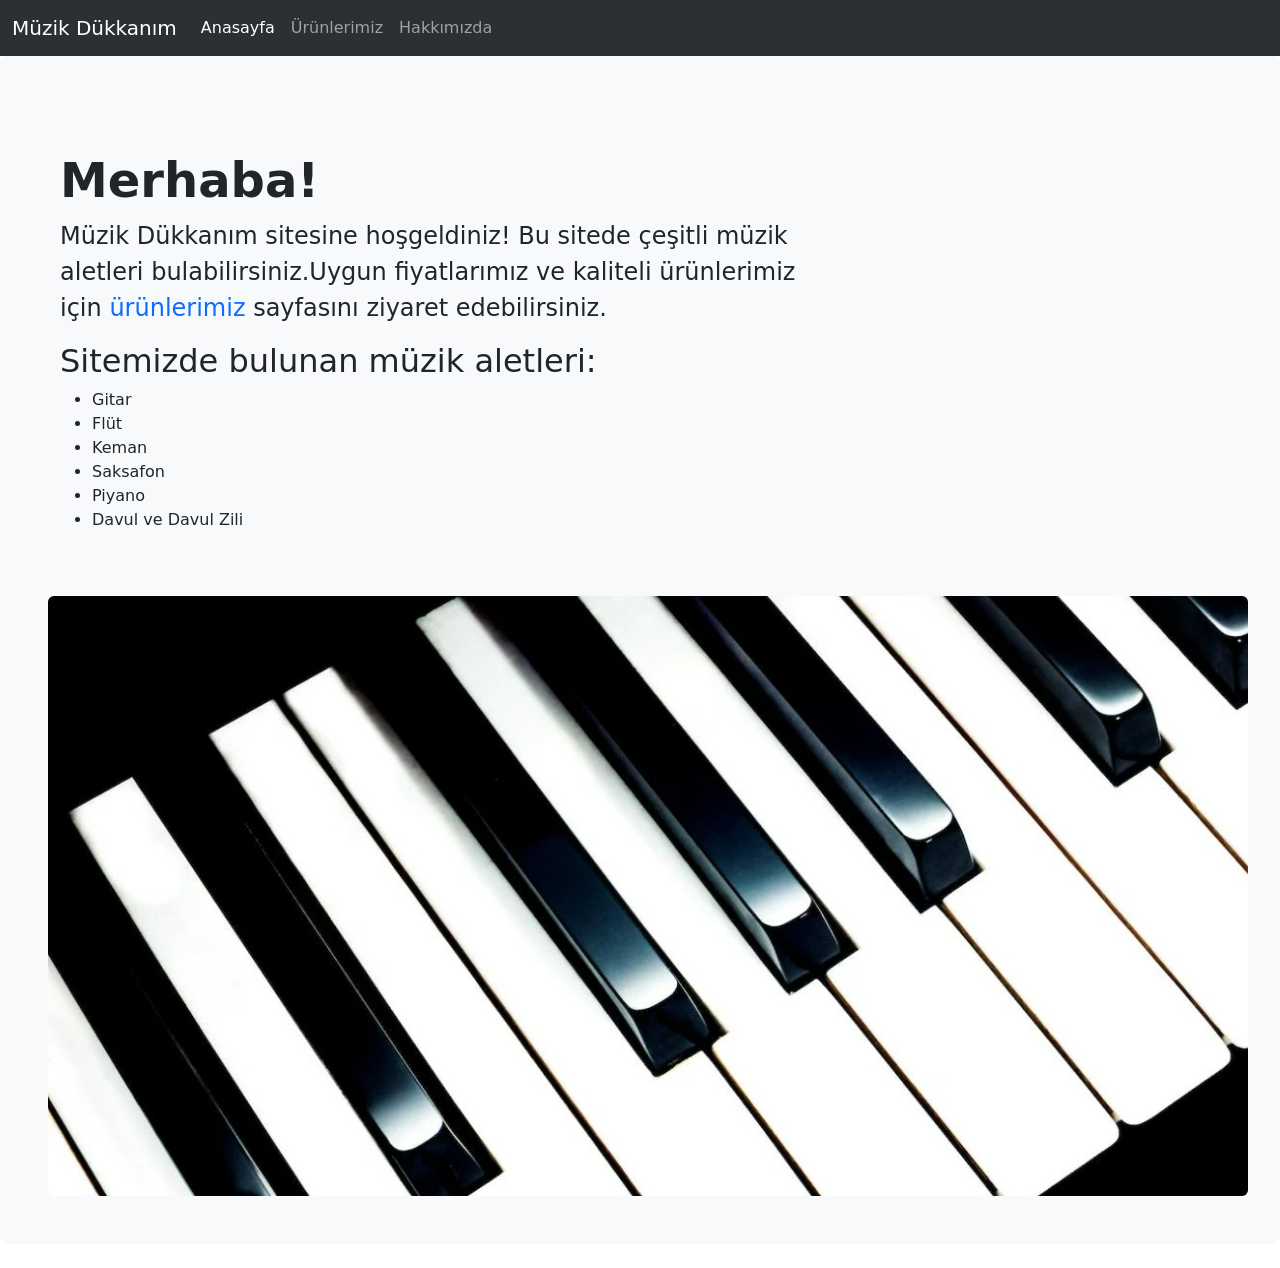
<file: index.html>
<!doctype html>
<html lang="tr">
  <head>
    <meta charset="utf-8">
    <meta name="viewport" content="width=device-width, initial-scale=1">
    <title>Müzik Dükkanım</title>
    <link href="https://cdn.jsdelivr.net/npm/bootstrap@5.3.0-alpha1/dist/css/bootstrap.min.css" rel="stylesheet" integrity="sha384-GLhlTQ8iRABdZLl6O3oVMWSktQOp6b7In1Zl3/Jr59b6EGGoI1aFkw7cmDA6j6gD" crossorigin="anonymous">
    <link rel="stylesheet" href="css/style.css">
  </head>
  <body>
    <!-- NAVBAR - START -->
    <nav class="navbar navbar-expand-lg bg-body-tertiary" data-bs-theme="dark">
        <div class="container-fluid">
          <a class="navbar-brand" href="index.html" target="_blank">Müzik Dükkanım</a>
          <button class="navbar-toggler" type="button" data-bs-toggle="collapse" data-bs-target="#navbarNavAltMarkup" aria-controls="navbarNavAltMarkup" aria-expanded="false" aria-label="Toggle navigation">
            <span class="navbar-toggler-icon"></span>
          </button>
          <div class="collapse navbar-collapse" id="navbarNavAltMarkup">
            <div class="navbar-nav">
              <a class="nav-link active" aria-current="page" href="anasayfa.html" target="_blank">Anasayfa</a>
              <a class="nav-link" href="ürünlerimiz.html" target="_blank">Ürünlerimiz</a>
              <a class="nav-link" href="hakkimizda.html" target="_blank">Hakkımızda</a>
            </div>
          </div>
        </div>
      </nav>
    <!-- NAVBAR - END -->

    <!-- JUMBOTRON - START -->
    <div class="p-5 mb-4 bg-light rounded-3">
        <div class="container-fluid py-5">
            <h1 class="display-5 fw-bold">Merhaba!</h1>
            <p class="col-md-8 fs-4">Müzik Dükkanım sitesine hoşgeldiniz! Bu sitede çeşitli müzik aletleri bulabilirsiniz.Uygun
            fiyatlarımız ve kaliteli ürünlerimiz için <a href="ürünlerimiz.html" class="text">ürünlerimiz</a> sayfasını ziyaret edebilirsiniz.
            </p>
            <h2>Sitemizde bulunan müzik aletleri:</h2>
            <ul>
                <li>Gitar</li>
                <li>Flüt</li>
                <li>Keman</li>
                <li>Saksafon</li>
                <li>Piyano</li>
                <li>Davul ve Davul Zili</li>
            </ul>
        </div>
        <div class="text-center">
          <img src="img/piyano-2.jpg" class="rounded" alt="..." width="1200" height="600">
        </div>
    </div>
    <!-- JUMBOTRON - END -->


    <script src="https://cdn.jsdelivr.net/npm/bootstrap@5.3.0-alpha1/dist/js/bootstrap.bundle.min.js" integrity="sha384-w76AqPfDkMBDXo30jS1Sgez6pr3x5MlQ1ZAGC+nuZB+EYdgRZgiwxhTBTkF7CXvN" crossorigin="anonymous"></script>
  </body>
</html>
</file>
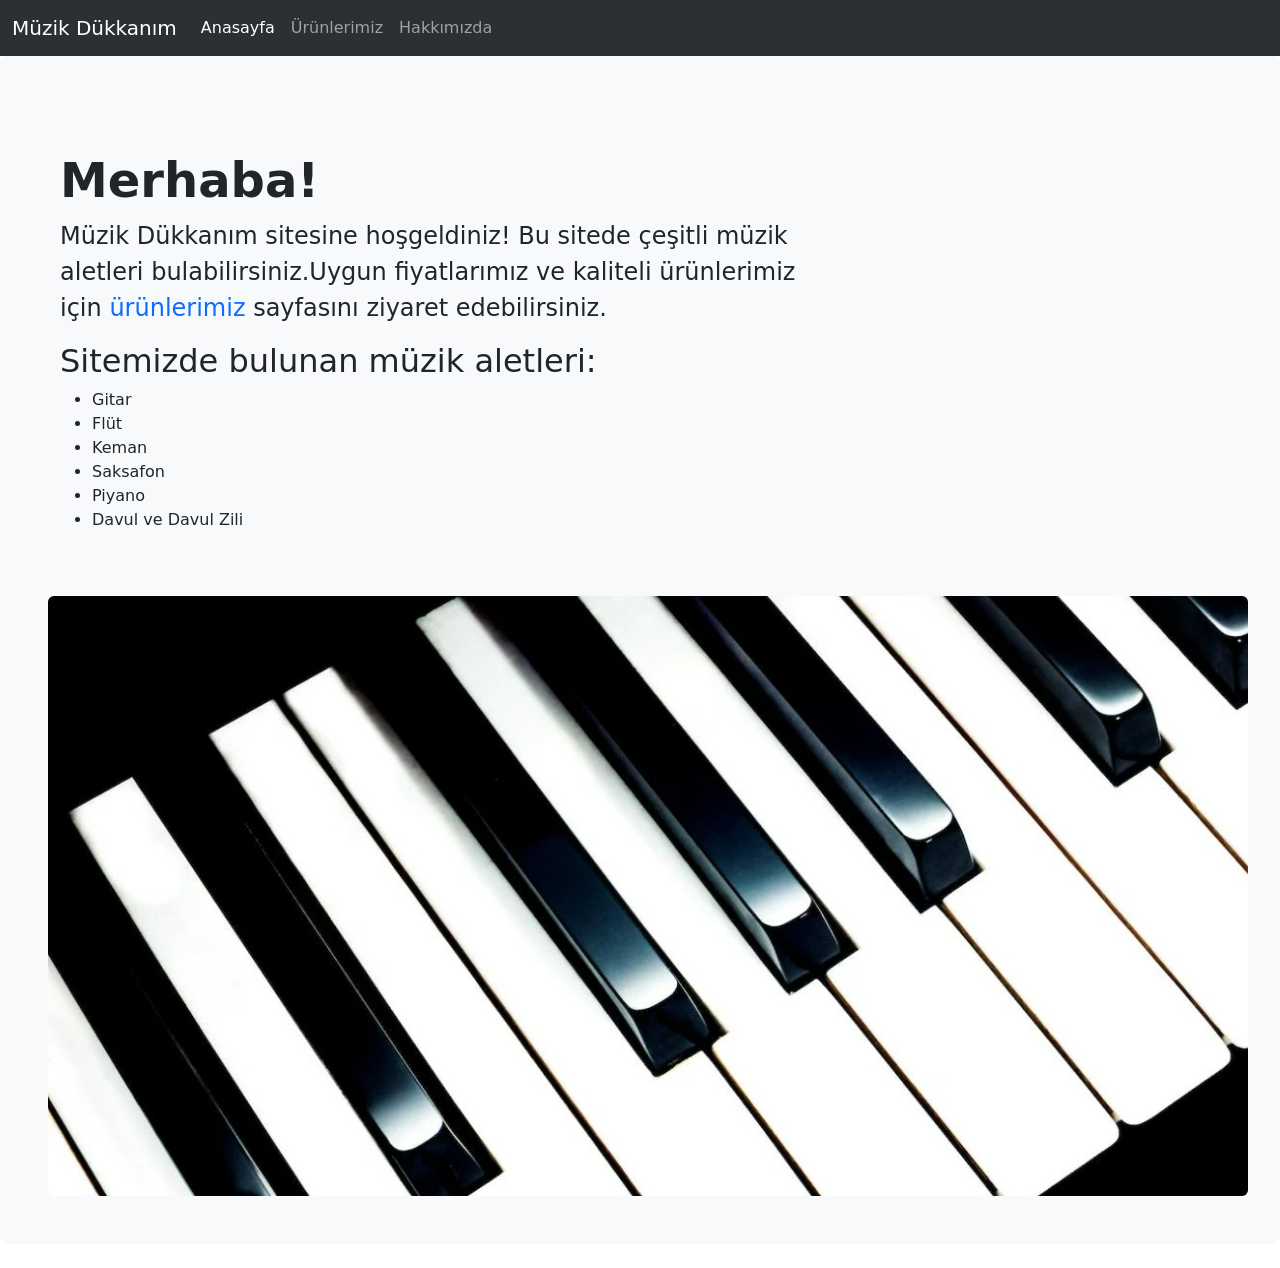
<file: anasayfa.html>
<!doctype html>
<html lang="tr">
  <head>
    <meta charset="utf-8">
    <meta name="viewport" content="width=device-width, initial-scale=1">
    <title>Anasayfa</title>
    <link href="https://cdn.jsdelivr.net/npm/bootstrap@5.3.0-alpha1/dist/css/bootstrap.min.css" rel="stylesheet" integrity="sha384-GLhlTQ8iRABdZLl6O3oVMWSktQOp6b7In1Zl3/Jr59b6EGGoI1aFkw7cmDA6j6gD" crossorigin="anonymous">
    <link rel="stylesheet" href="css/style.css">
  </head>
  <body>
    <!-- NAVBAR - START -->
    <nav class="navbar navbar-expand-lg bg-body-tertiary" data-bs-theme="dark">
        <div class="container-fluid">
          <a class="navbar-brand" href="index.html">Müzik Dükkanım</a>
          <button class="navbar-toggler" type="button" data-bs-toggle="collapse" data-bs-target="#navbarNavAltMarkup" aria-controls="navbarNavAltMarkup" aria-expanded="false" aria-label="Toggle navigation">
            <span class="navbar-toggler-icon"></span>
          </button>
          <div class="collapse navbar-collapse" id="navbarNavAltMarkup">
            <div class="navbar-nav">
              <a class="nav-link active" aria-current="page" href="anasayfa.html">Anasayfa</a>
              <a class="nav-link" href="ürünlerimiz.html">Ürünlerimiz</a>
              <a class="nav-link" href="hakkimizda.html">Hakkımızda</a>
            </div>
          </div>
        </div>
      </nav>
    <!-- NAVBAR - END -->

    <!-- JUMBOTRON - START -->
    <div class="p-5 mb-4 bg-light rounded-3">
        <div class="container-fluid py-5">
            <h1 class="display-5 fw-bold">Merhaba!</h1>
            <p class="col-md-8 fs-4">Müzik Dükkanım sitesine hoşgeldiniz! Bu sitede çeşitli müzik aletleri bulabilirsiniz.Uygun
            fiyatlarımız ve kaliteli ürünlerimiz için <a href="ürünlerimiz.html" class="text">ürünlerimiz</a> sayfasını ziyaret edebilirsiniz.
            </p>
            <h2>Sitemizde bulunan müzik aletleri:</h2>
            <ul>
              <li>Gitar</li>
              <li>Flüt</li>
              <li>Keman</li>
              <li>Saksafon</li>
              <li>Piyano</li>
              <li>Davul ve Davul Zili</li>
            </ul>
        </div>
        <div class="text-center">
          <img src="img/piyano-2.jpg" class="rounded" alt="..." width="1200" height="600">
        </div>
    </div>
    <!-- JUMBOTRON - END -->


    <script src="https://cdn.jsdelivr.net/npm/bootstrap@5.3.0-alpha1/dist/js/bootstrap.bundle.min.js" integrity="sha384-w76AqPfDkMBDXo30jS1Sgez6pr3x5MlQ1ZAGC+nuZB+EYdgRZgiwxhTBTkF7CXvN" crossorigin="anonymous"></script>
  </body>
</html>
</file>
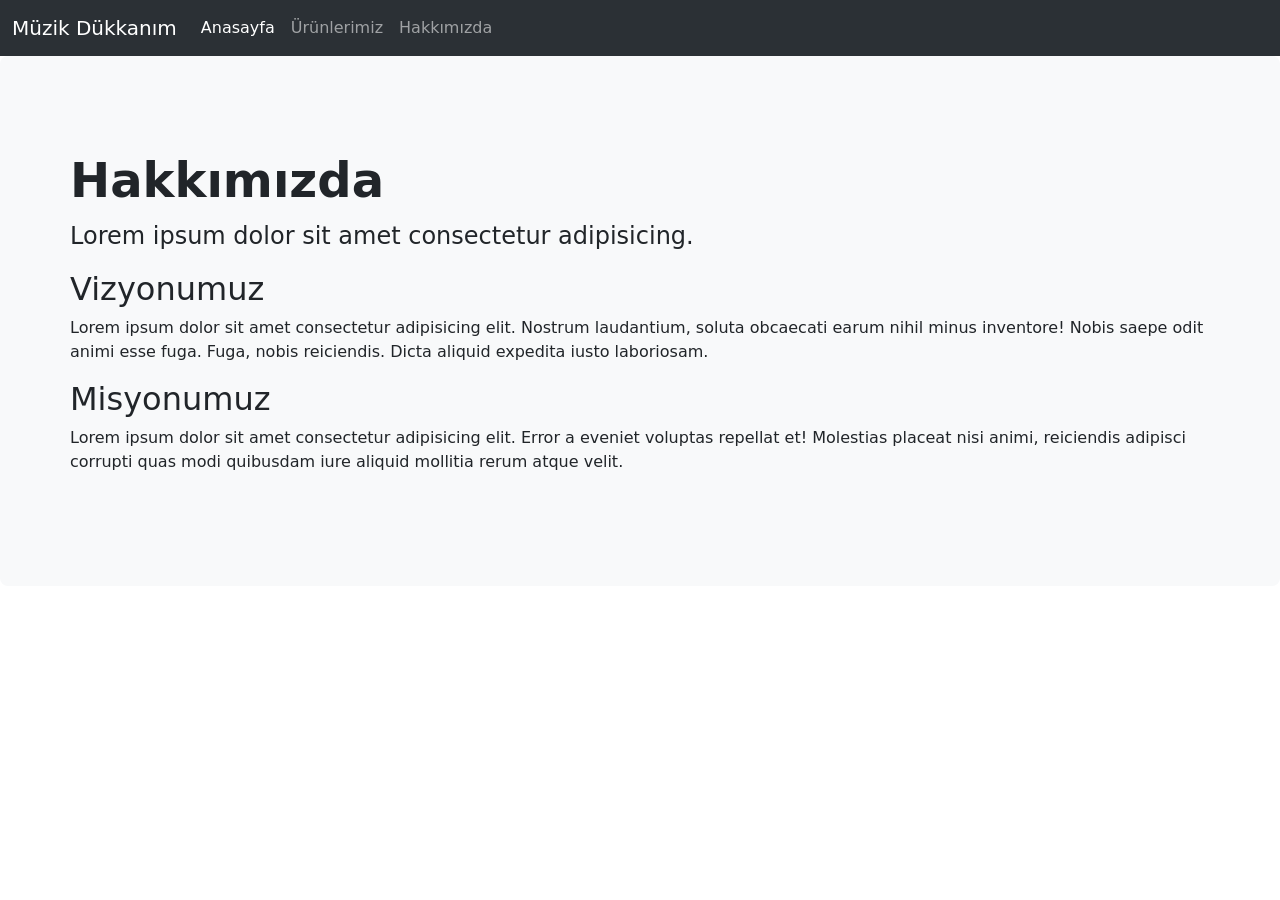
<file: hakkimizda.html>
<!doctype html>
<html lang="tr">
  <head>
    <meta charset="utf-8">
    <meta name="viewport" content="width=device-width, initial-scale=1">
    <title>Hakkımızda</title>
    <link href="https://cdn.jsdelivr.net/npm/bootstrap@5.3.0-alpha1/dist/css/bootstrap.min.css" rel="stylesheet" integrity="sha384-GLhlTQ8iRABdZLl6O3oVMWSktQOp6b7In1Zl3/Jr59b6EGGoI1aFkw7cmDA6j6gD" crossorigin="anonymous">
  </head>
  <body>
    <!-- NAVBAR - START -->
    <nav class="navbar navbar-expand-lg bg-body-tertiary" data-bs-theme="dark">
        <div class="container-fluid">
          <a class="navbar-brand" href="index.html">Müzik Dükkanım</a>
          <button class="navbar-toggler" type="button" data-bs-toggle="collapse" data-bs-target="#navbarNavAltMarkup" aria-controls="navbarNavAltMarkup" aria-expanded="false" aria-label="Toggle navigation">
            <span class="navbar-toggler-icon"></span>
          </button>
          <div class="collapse navbar-collapse" id="navbarNavAltMarkup">
            <div class="navbar-nav">
              <a class="nav-link active" aria-current="page" href="anasayfa.html">Anasayfa</a>
              <a class="nav-link" href="ürünlerimiz.html">Ürünlerimiz</a>
              <a class="nav-link" href="hakkimizda.html">Hakkımızda</a>
            </div>
          </div>
        </div>
      </nav>
    <!-- NAVBAR - END -->

    <!-- JUMBOTRON - START -->
    <div class="p-5 mb-4 bg-light rounded-3">
      <div class="container-fluid py-5">
        <div class="container card-body">
          <div class="">
              <div class="card-body">
                <h1 class="display-5 fw-bold">Hakkımızda</h1>
                <p class="col-md-8 fs-4">Lorem ipsum dolor sit amet consectetur adipisicing.</p> 
                <!-- ABOUTUS - START -->
                <h2>Vizyonumuz</h2>
                <p>Lorem ipsum dolor sit amet consectetur adipisicing elit. Nostrum laudantium, soluta obcaecati earum nihil minus inventore! Nobis saepe odit animi esse fuga. Fuga, nobis reiciendis. Dicta aliquid expedita iusto laboriosam.</p>
                <h2>Misyonumuz</h2>
                <p>Lorem ipsum dolor sit amet consectetur adipisicing elit. Error a eveniet voluptas repellat et! Molestias placeat nisi animi, reiciendis adipisci corrupti quas modi quibusdam iure aliquid mollitia rerum atque velit.</p>
                <!-- ABOUTUS - END -->
              </div>
            </div>
        </div> 
      </div>
  </div>
    <!-- JUMBOTRON - END -->
  
    <script src="https://cdn.jsdelivr.net/npm/bootstrap@5.3.0-alpha1/dist/js/bootstrap.bundle.min.js" integrity="sha384-w76AqPfDkMBDXo30jS1Sgez6pr3x5MlQ1ZAGC+nuZB+EYdgRZgiwxhTBTkF7CXvN" crossorigin="anonymous"></script>
  </body>
</html>
</file>
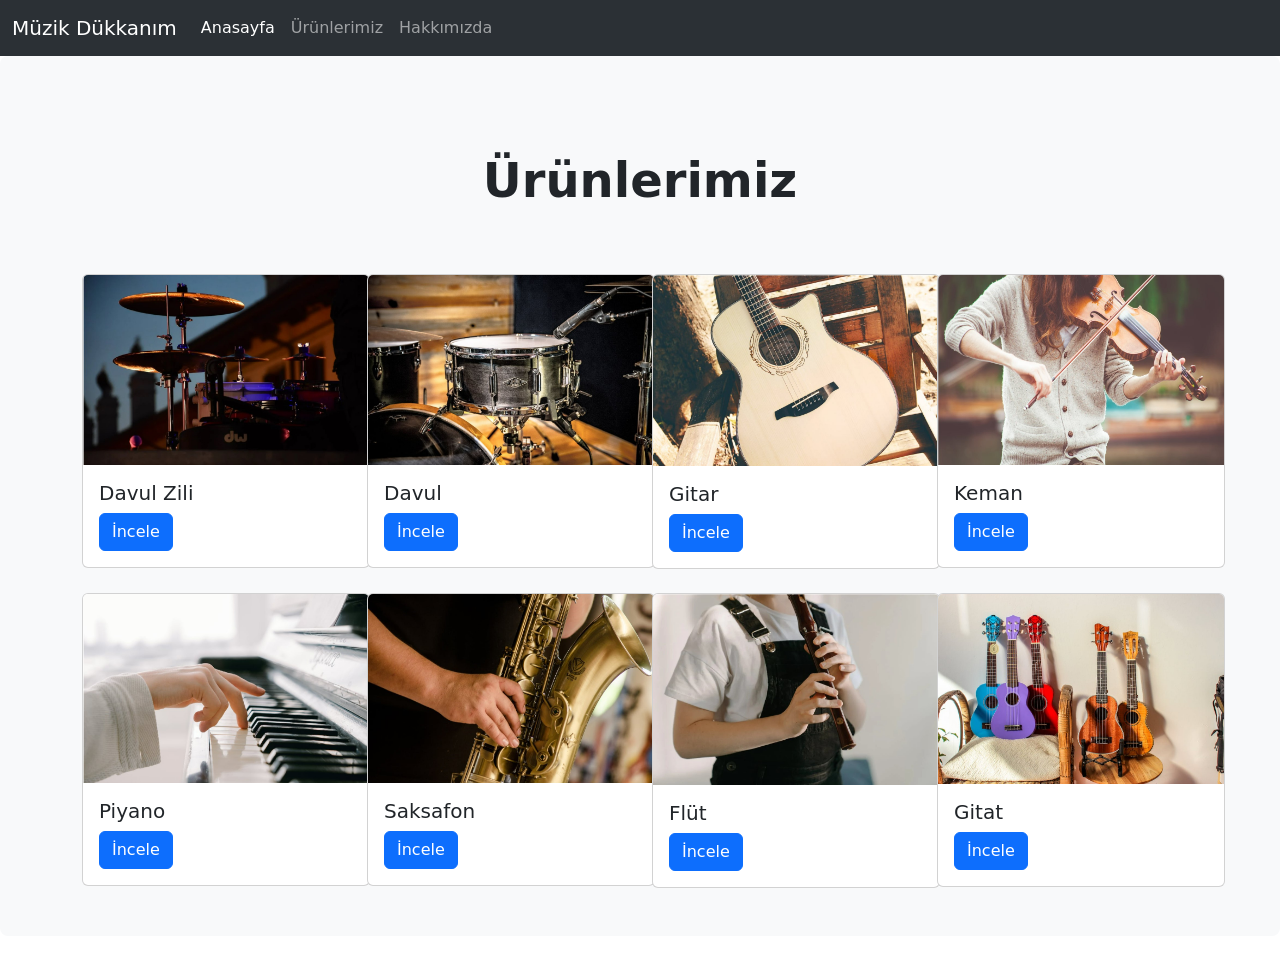
<file: ürünlerimiz.html>
<!doctype html>
<html lang="tr">
  <head>
    <meta charset="utf-8">
    <meta name="viewport" content="width=device-width, initial-scale=1">
    <title>Ürünlerimiz</title>
    <link href="https://cdn.jsdelivr.net/npm/bootstrap@5.3.0-alpha1/dist/css/bootstrap.min.css" rel="stylesheet" integrity="sha384-GLhlTQ8iRABdZLl6O3oVMWSktQOp6b7In1Zl3/Jr59b6EGGoI1aFkw7cmDA6j6gD" crossorigin="anonymous">
  </head>
  <body>
    <!-- NAVBAR - START -->
    <nav class="navbar navbar-expand-lg bg-body-tertiary" data-bs-theme="dark">
        <div class="container-fluid">
          <a class="navbar-brand" href="index.html">Müzik Dükkanım</a>
          <button class="navbar-toggler" type="button" data-bs-toggle="collapse" data-bs-target="#navbarNavAltMarkup" aria-controls="navbarNavAltMarkup" aria-expanded="false" aria-label="Toggle navigation">
            <span class="navbar-toggler-icon"></span>
          </button>
          <div class="collapse navbar-collapse" id="navbarNavAltMarkup">
            <div class="navbar-nav">
              <a class="nav-link active" aria-current="page" href="anasayfa.html">Anasayfa</a>
              <a class="nav-link" href="ürünlerimiz.html">Ürünlerimiz</a>
              <a class="nav-link" href="hakkimizda.html">Hakkımızda</a>
            </div>
          </div>
        </div>
      </nav>
    <!-- NAVBAR - END -->

    <!-- CARDS - START -->
    <div class="p-5 mb-4 bg-light rounded-3">
        <div class="container-fluid py-5">
            <h1 class="display-5 fw-bold text-center">Ürünlerimiz</h1>
        </div>
        <div class="container">
          <div class="row mt-2">
            <div class="col-sm-3">
              <div class="card" style="width: 18rem;">
                <img src="img/davul-zili.jpg" class="card-img-top" alt="...">
                <div class="card-body">
                  <h5 class="card-title">Davul Zili</h5>
                  <a href="#" class="btn btn-primary">İncele</a>
                </div>
            </div>
            </div>
            <div class="col-sm-3">
              <div class="card" style="width: 18rem;">
                <img src="img/davul.jpg" class="card-img-top" alt="...">
                <div class="card-body">
                  <h5 class="card-title">Davul</h5>
                  <a href="#" class="btn btn-primary">İncele</a>
                </div>
            </div>
            </div>
            <div class="col-sm-3">
              <div class="card" style="width: 18rem;">
                <img src="img/gitar.jpg" class="card-img-top" alt="...">
                <div class="card-body">
                  <h5 class="card-title">Gitar</h5>
                  <a href="#" class="btn btn-primary">İncele</a>
                </div>
              </div>
            </div>
            <div class="col-sm-3">
              <div class="card" style="width: 18rem;">
                <img src="img/keman.jpg" class="card-img-top" alt="..." width="200" height="190">
                <div class="card-body">
                  <h5 class="card-title">Keman</h5>
                  <a href="#" class="btn btn-primary">İncele</a>
                </div>
              </div>
            </div>
          </div>
          <div class="row mt-4">
            <div class="col-sm-3">
              <div class="card" style="width: 18rem;">
                <img src="img/piyano.jpg" class="card-img-top" alt="...">
                <div class="card-body">
                  <h5 class="card-title">Piyano</h5>
                  <a href="#" class="btn btn-primary">İncele</a>
                </div>
            </div>
            </div>
            <div class="col-sm-3">
              <div class="card" style="width: 18rem;">
                <img src="img/saksafon.jpg" class="card-img-top" alt="...">
                <div class="card-body">
                  <h5 class="card-title">Saksafon</h5>
                  <a href="#" class="btn btn-primary">İncele</a>
                </div>
            </div>
            </div>
            <div class="col-sm-3">
              <div class="card" style="width: 18rem;">
                <img src="img/flüt.jpg" class="card-img-top" alt="...">
                <div class="card-body">
                  <h5 class="card-title">Flüt</h5>
                  <a href="#" class="btn btn-primary">İncele</a>
                </div>
            </div>
            </div>
            <div class="col-sm-3">
              <div class="card" style="width: 18rem;">
                <img src="img/gitar-2.jpg" class="card-img-top" alt="...">
                <div class="card-body">
                  <h5 class="card-title">Gitat</h5>
                  <a href="#" class="btn btn-primary">İncele</a>
                </div>
            </div>
            </div>
          </div>
        </div>
      </div>
    </div>
    <!-- CARDS - END -->
   
    <script src="https://cdn.jsdelivr.net/npm/bootstrap@5.3.0-alpha1/dist/js/bootstrap.bundle.min.js" integrity="sha384-w76AqPfDkMBDXo30jS1Sgez6pr3x5MlQ1ZAGC+nuZB+EYdgRZgiwxhTBTkF7CXvN" crossorigin="anonymous"></script>
  </body>
</html>
</file>
<file: css/style.css>
.text {
    text-decoration: none;
}
</file>
